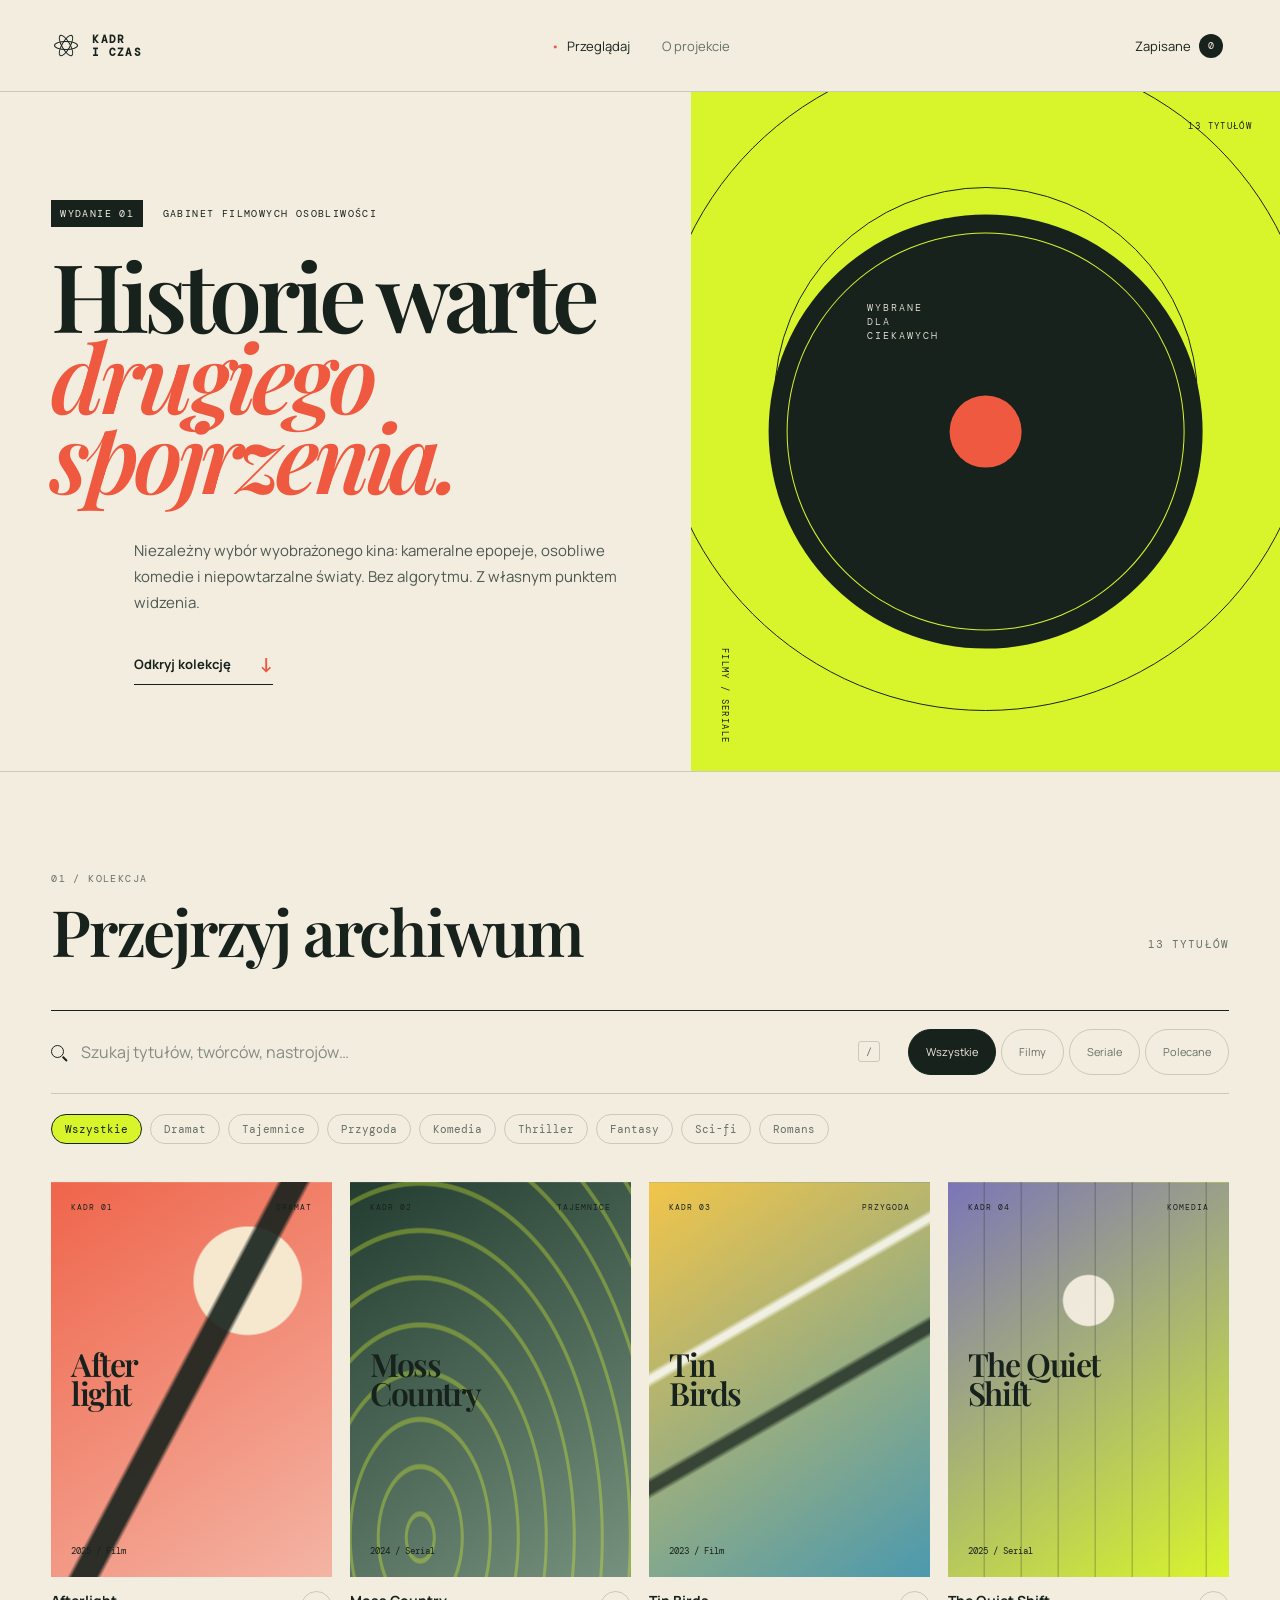
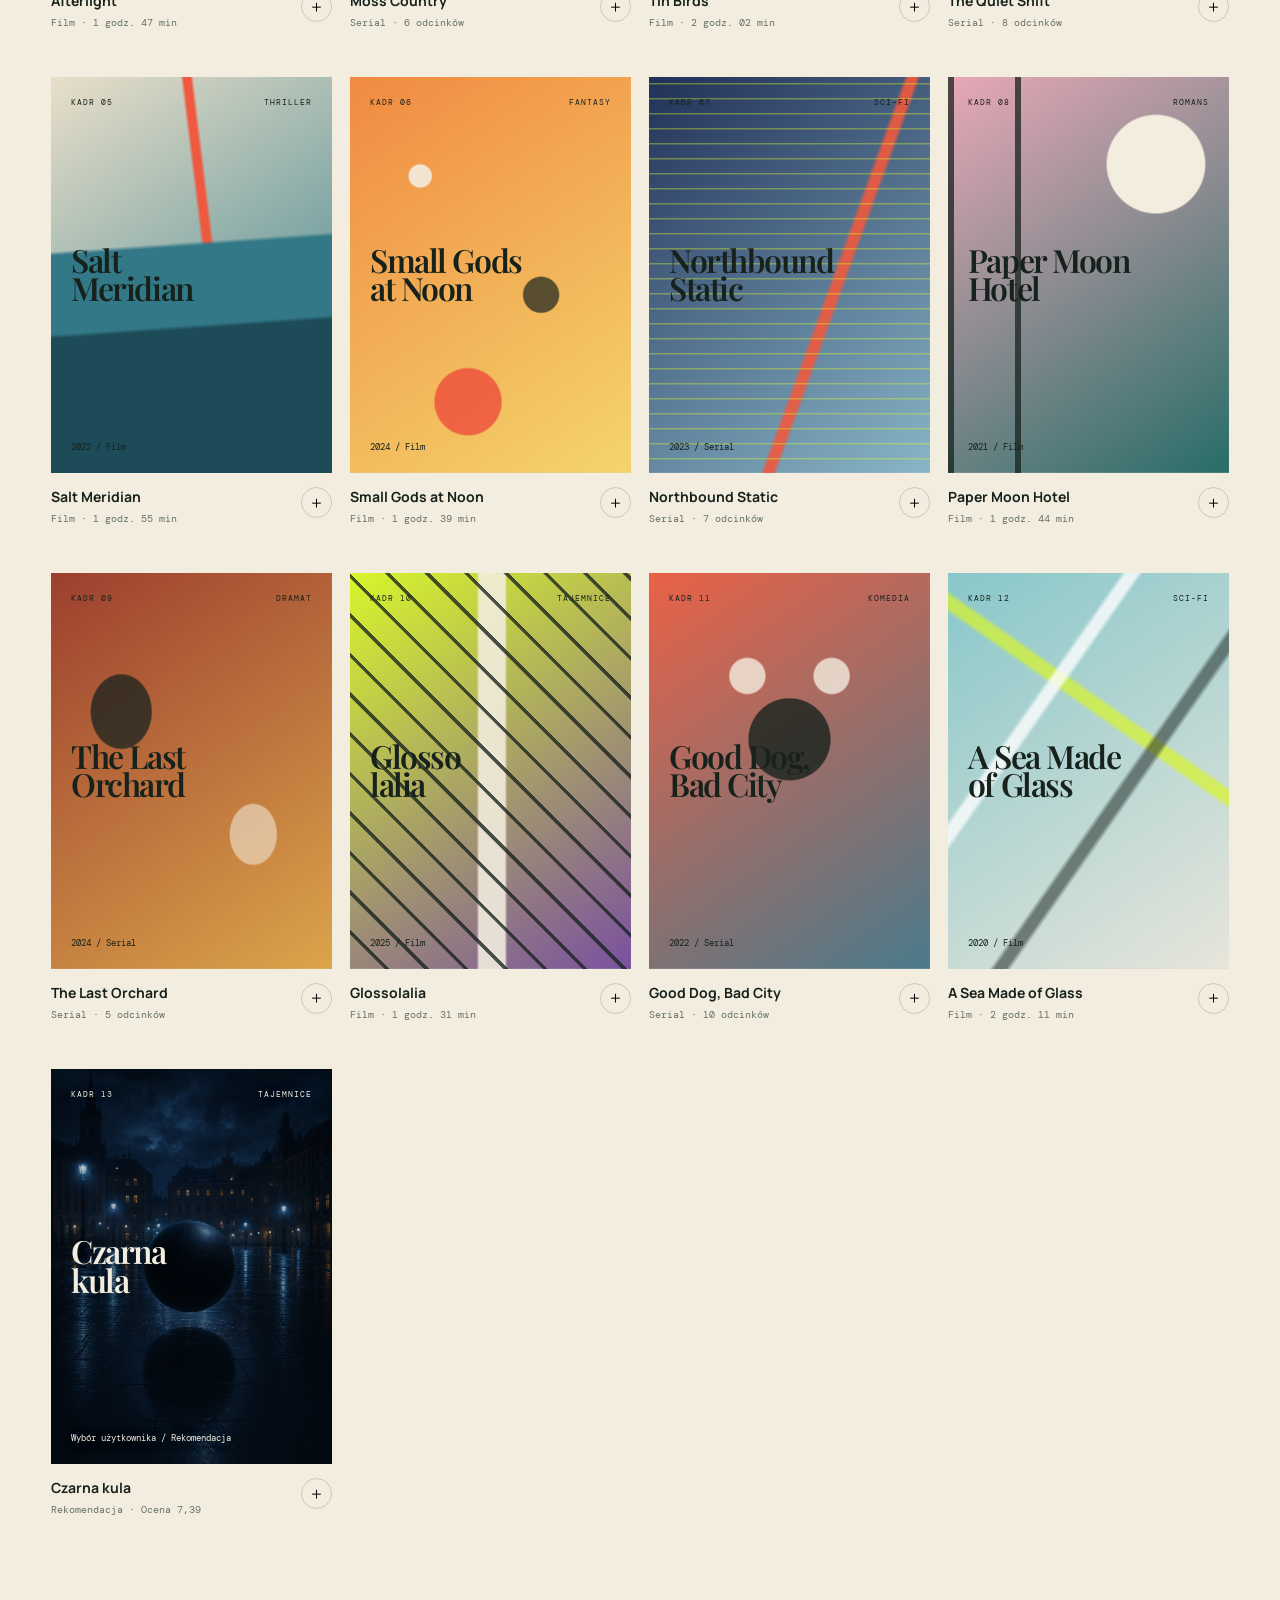
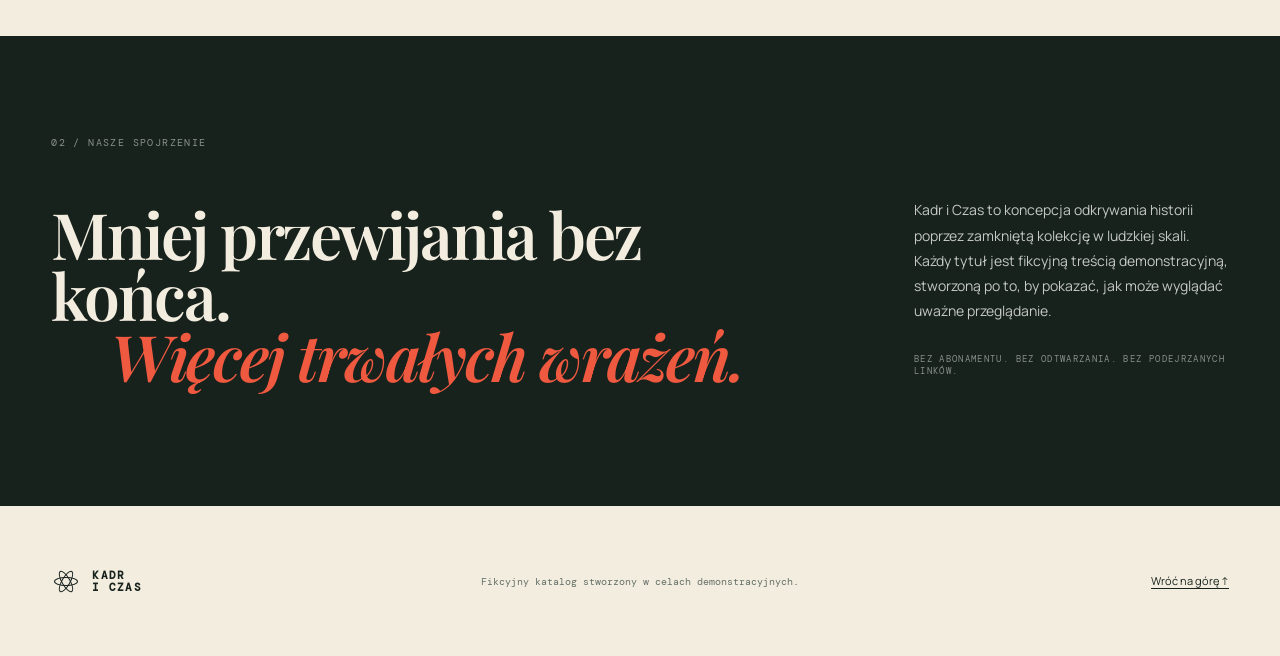
<file: index.html>
<!doctype html>
<html lang="pl">
  <head>
    <meta charset="UTF-8" />
    <meta name="viewport" content="width=device-width, initial-scale=1.0" />
    <meta name="description" content="Kadr i Czas — autorski katalog fikcyjnych filmów i seriali." />
    <meta name="theme-color" content="#f3eddf" />
    <title>Kadr i Czas — Filmy i seriale</title>
    <link rel="preconnect" href="https://fonts.googleapis.com" />
    <link rel="preconnect" href="https://fonts.gstatic.com" crossorigin />
    <link href="https://fonts.googleapis.com/css2?family=DM+Mono:wght@300;400;500&family=Manrope:wght@400;500;600;700&family=Playfair+Display:ital,wght@0,600;1,600&display=swap" rel="stylesheet" />
    <link rel="stylesheet" href="styles.css?v=20260803-3" />
    <script src="app.js?v=20260803-3" defer></script>
  </head>
  <body>
    <header class="site-header">
      <a class="brand" href="#top" aria-label="Kadr i Czas — strona główna">
        <span class="brand-mark" aria-hidden="true"><i></i><i></i><i></i></span>
        <span>KADR<br />I CZAS</span>
      </a>
      <nav aria-label="Główna nawigacja">
        <a class="active" href="#catalog">Przeglądaj</a>
        <a href="#about">O projekcie</a>
      </nav>
      <button class="saved-link" id="savedFilter" type="button" aria-pressed="false">
        <span>Zapisane</span><b id="savedCount">0</b>
      </button>
    </header>

    <main id="top">
      <section class="hero" aria-labelledby="hero-title">
        <div class="hero-copy">
          <p class="eyebrow"><span>Wydanie 01</span> Gabinet filmowych osobliwości</p>
          <h1 id="hero-title">Historie warte<br /><em>drugiego spojrzenia.</em></h1>
          <p class="hero-intro">Niezależny wybór wyobrażonego kina: kameralne epopeje, osobliwe komedie i niepowtarzalne światy. Bez algorytmu. Z własnym punktem widzenia.</p>
          <a class="hero-cta" href="#catalog">Odkryj kolekcję <span aria-hidden="true">↓</span></a>
        </div>
        <div class="hero-art" aria-hidden="true">
          <div class="orbit orbit-one"></div>
          <div class="orbit orbit-two"></div>
          <div class="hero-disc"><span>WYBRANE<br />DLA<br />CIEKAWYCH</span></div>
          <span class="art-note note-one">13 tytułów</span>
          <span class="art-note note-two">Filmy / Seriale</span>
        </div>
      </section>

      <section class="catalog" id="catalog" aria-labelledby="catalog-title">
        <div class="catalog-heading">
          <div>
            <p class="section-number">01 / Kolekcja</p>
            <h2 id="catalog-title">Przejrzyj archiwum</h2>
          </div>
          <p id="resultCount" class="result-count" aria-live="polite"></p>
        </div>

        <div class="toolbar">
          <label class="search-wrap" for="searchInput">
            <span class="sr-only">Przeszukaj katalog</span>
            <span class="search-icon" aria-hidden="true"></span>
            <input id="searchInput" type="search" placeholder="Szukaj tytułów, twórców, nastrojów…" autocomplete="off" />
            <kbd>/</kbd>
          </label>
          <div class="type-filter" role="group" aria-label="Filtruj według formatu">
            <button class="filter-pill active" type="button" data-type="all" aria-pressed="true">Wszystkie</button>
            <button class="filter-pill" type="button" data-type="Film" aria-pressed="false">Filmy</button>
            <button class="filter-pill" type="button" data-type="Serial" aria-pressed="false">Seriale</button>
            <button class="filter-pill" type="button" data-type="Rekomendacja" aria-pressed="false">Polecane</button>
          </div>
        </div>

        <div class="genre-row" id="genreFilters" aria-label="Filtruj według gatunku"></div>
        <div class="catalog-grid" id="catalogGrid"></div>
        <div class="empty-state" id="emptyState" hidden>
          <span aria-hidden="true">○</span>
          <h3>W tej części archiwum niczego nie znaleziono.</h3>
          <p>Spróbuj szerszego wyszukiwania lub wyczyść filtry.</p>
          <button type="button" id="clearFilters">Wyczyść filtry</button>
        </div>
      </section>

      <section class="manifesto" id="about" aria-labelledby="about-title">
        <p class="section-number">02 / Nasze spojrzenie</p>
        <div class="manifesto-grid">
          <h2 id="about-title">Mniej przewijania bez końca.<br /><em>Więcej trwałych wrażeń.</em></h2>
          <div>
            <p>Kadr i Czas to koncepcja odkrywania historii poprzez zamkniętą kolekcję w ludzkiej skali. Każdy tytuł jest fikcyjną treścią demonstracyjną, stworzoną po to, by pokazać, jak może wyglądać uważne przeglądanie.</p>
            <p class="fine-print">Bez abonamentu. Bez odtwarzania. Bez podejrzanych linków.</p>
          </div>
        </div>
      </section>
    </main>

    <footer>
      <a class="brand footer-brand" href="#top"><span class="brand-mark" aria-hidden="true"><i></i><i></i><i></i></span><span>KADR<br />I CZAS</span></a>
      <p>Fikcyjny katalog stworzony w celach demonstracyjnych.</p>
      <a href="#top">Wróć na górę ↑</a>
    </footer>

    <dialog id="detailsDialog" aria-labelledby="detailTitle">
      <div class="dialog-shell">
        <button class="dialog-close" id="dialogClose" type="button" aria-label="Zamknij szczegóły">×</button>
        <div class="detail-poster" id="detailPoster" aria-hidden="true"></div>
        <div class="detail-content">
          <p class="detail-kicker" id="detailKicker"></p>
          <h2 id="detailTitle"></h2>
          <p class="detail-tagline" id="detailTagline"></p>
          <div class="detail-facts" id="detailFacts"></div>
          <p class="detail-synopsis" id="detailSynopsis"></p>
          <div class="detail-credits" id="detailCredits"></div>
          <button class="save-button" id="detailSave" type="button"></button>
        </div>
      </div>
    </dialog>
  </body>
</html>
</file>
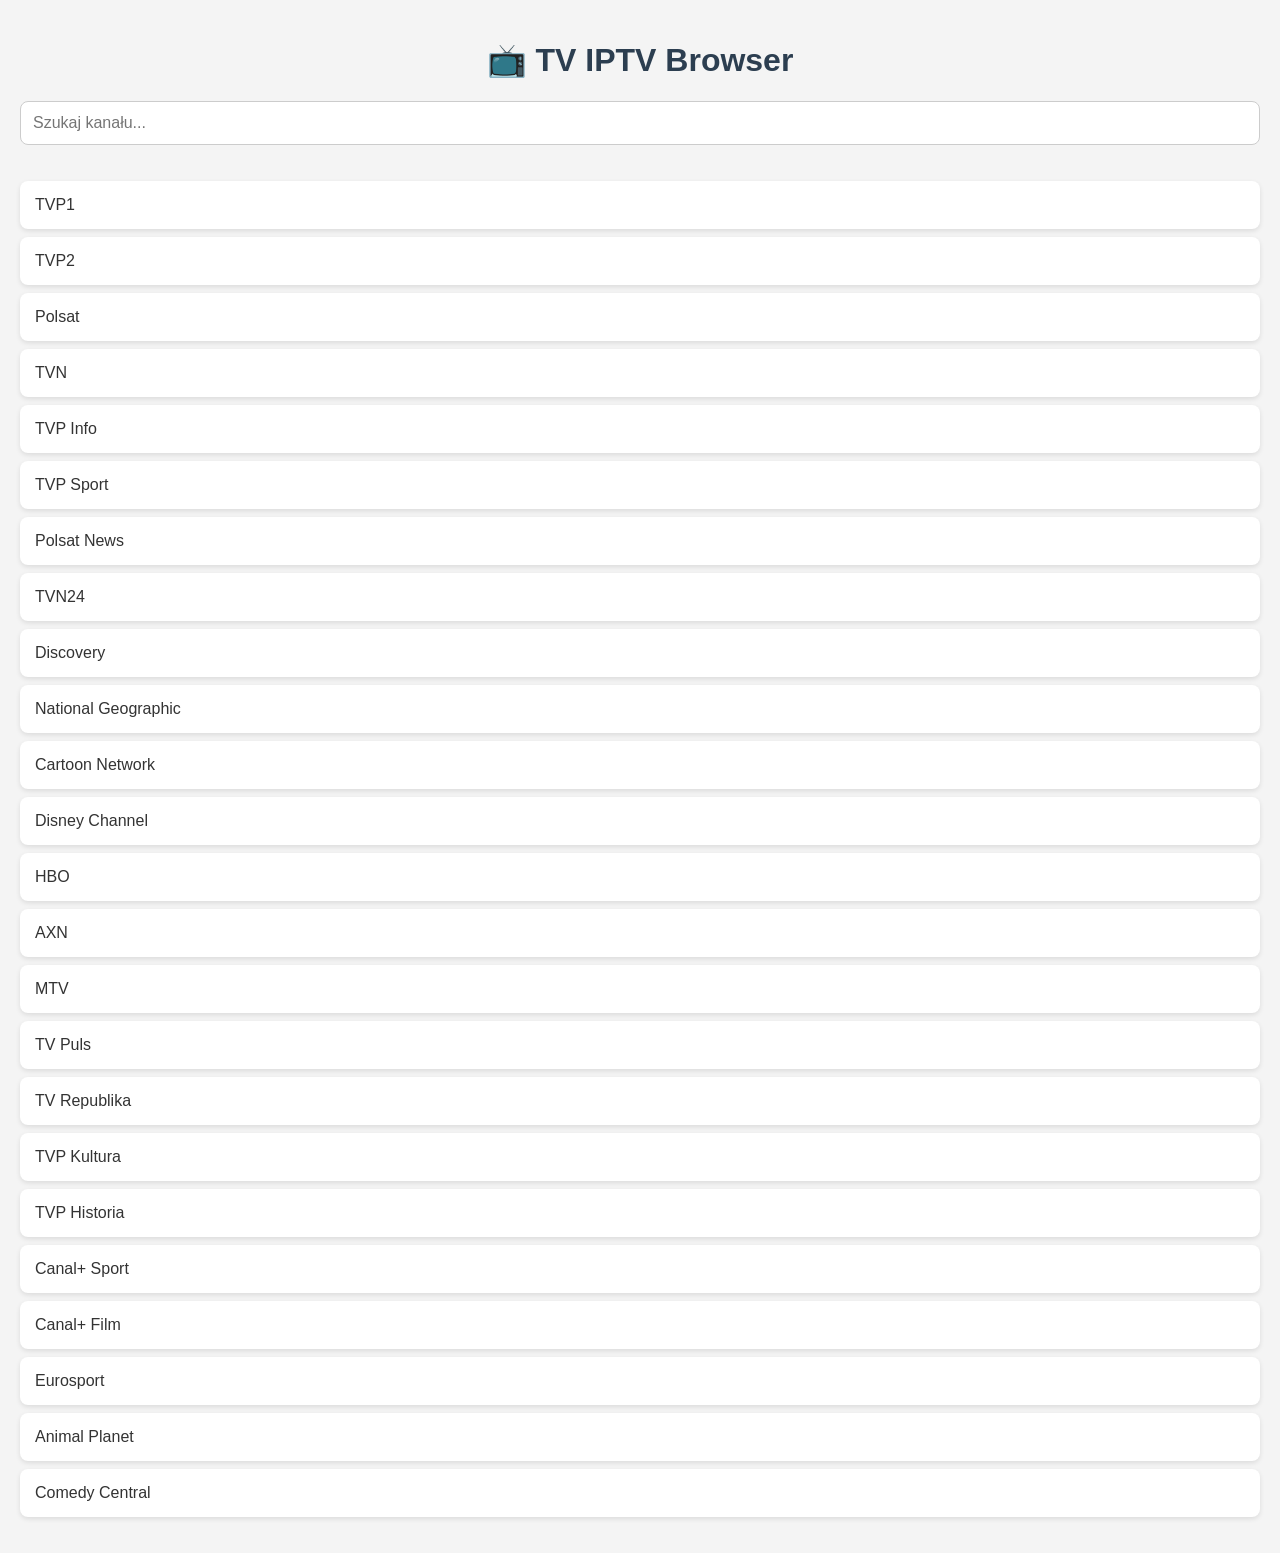
<file: Qwen_html_20250806_ahkyq430o.html>
<!DOCTYPE html>
<html lang="pl">
<head>
  <meta charset="UTF-8" />
  <meta name="viewport" content="width=device-width, initial-scale=1.0" />
  <title>TV IPTV Browser</title>
  <style>
    body {
      font-family: 'Segoe UI', Tahoma, Geneva, Verdana, sans-serif;
      background-color: #f4f4f4;
      margin: 0;
      padding: 20px;
      color: #333;
    }
    h1 {
      text-align: center;
      color: #2c3e50;
    }
    #search {
      width: 100%;
      padding: 12px;
      margin-bottom: 20px;
      border: 1px solid #ccc;
      border-radius: 8px;
      font-size: 16px;
      box-sizing: border-box;
    }
    ul {
      list-style: none;
      padding: 0;
    }
    li {
      background: white;
      margin: 8px 0;
      padding: 15px;
      border-radius: 8px;
      box-shadow: 0 2px 5px rgba(0,0,0,0.1);
    }
    .no-results {
      text-align: center;
      color: #777;
      font-style: italic;
    }
  </style>
</head>
<body>
  <h1>📺 TV IPTV Browser</h1>
  <input type="text" id="search" placeholder="Szukaj kanału..." />

  <ul id="channels"></ul>

  <script>
    // Lista przykładowych kanałów TV
    const channels = [
      "TVP1",
      "TVP2",
      "Polsat",
      "TVN",
      "TVP Info",
      "TVP Sport",
      "Polsat News",
      "TVN24",
      "Discovery",
      "National Geographic",
      "Cartoon Network",
      "Disney Channel",
      "HBO",
      "AXN",
      "MTV",
      "TV Puls",
      "TV Republika",
      "TVP Kultura",
      "TVP Historia",
      "Canal+ Sport",
      "Canal+ Film",
      "Eurosport",
      "Animal Planet",
      "Comedy Central"
    ];

    const channelList = document.getElementById("channels");
    const searchInput = document.getElementById("search");

    // Funkcja wyświetlająca kanały
    function renderChannels(list) {
      channelList.innerHTML = "";
      if (list.length === 0) {
        channelList.innerHTML = "<li class='no-results'>Brak wyników</li>";
        return;
      }
      list.forEach(channel => {
        const li = document.createElement("li");
        li.textContent = channel;
        channelList.appendChild(li);
      });
    }

    // Filtruj przy wpisywaniu
    searchInput.addEventListener("input", () => {
      const query = searchInput.value.toLowerCase();
      const filtered = channels.filter(channel => 
        channel.toLowerCase().includes(query)
      );
      renderChannels(filtered);
    });

    // Wyświetl wszystkie na starcie
    renderChannels(channels);
  </script>
</body>
</html>
</file>
<file: styles.css>
:root {
  --paper: #f3eddf;
  --ink: #17221d;
  --muted: #657068;
  --line: rgba(23, 34, 29, 0.18);
  --acid: #d8f52b;
  --red: #ee593f;
  --display: "Playfair Display", Georgia, serif;
  --sans: "Manrope", sans-serif;
  --mono: "DM Mono", monospace;
}

* { box-sizing: border-box; }
html { scroll-behavior: smooth; }
body { margin: 0; background: var(--paper); color: var(--ink); font-family: var(--sans); }
button, input { font: inherit; }
button, a { -webkit-tap-highlight-color: transparent; }
a { color: inherit; }
.sr-only { position: absolute; width: 1px; height: 1px; overflow: hidden; clip: rect(0, 0, 0, 0); }

.site-header {
  height: 92px; display: grid; grid-template-columns: 1fr auto 1fr; align-items: center;
  padding: 0 4vw; border-bottom: 1px solid var(--line); position: relative; z-index: 10;
}
.brand { display: inline-flex; align-items: center; gap: 11px; width: fit-content; font: 600 11px/1.1 var(--mono); letter-spacing: .12em; text-decoration: none; }
.brand-mark { width: 30px; height: 30px; display: flex; align-items: center; justify-content: center; position: relative; }
.brand-mark i { position: absolute; width: 24px; height: 9px; border: 1.5px solid var(--ink); border-radius: 50%; transform: rotate(0deg); }
.brand-mark i:nth-child(2) { transform: rotate(60deg); }
.brand-mark i:nth-child(3) { transform: rotate(-60deg); }
nav { display: flex; gap: 32px; align-items: center; }
nav a { text-decoration: none; font-size: 13px; color: var(--muted); }
nav a:hover, nav a.active { color: var(--ink); }
nav a.active::before { content: "•"; color: var(--red); margin-right: 7px; }
.saved-link { justify-self: end; border: 0; background: none; display: flex; align-items: center; gap: 8px; cursor: pointer; color: var(--ink); font-size: 13px; }
.saved-link b { min-width: 24px; height: 24px; display: grid; place-items: center; border-radius: 50%; background: var(--ink); color: var(--paper); font: 400 10px var(--mono); }
.saved-link[aria-pressed="true"] b { background: var(--red); }

.hero { min-height: 680px; display: grid; grid-template-columns: 54% 46%; border-bottom: 1px solid var(--line); overflow: hidden; }
.hero-copy { padding: clamp(72px, 9vw, 130px) 4vw 76px; position: relative; z-index: 2; }
.eyebrow, .section-number { margin: 0 0 34px; text-transform: uppercase; font: 400 10px var(--mono); letter-spacing: .14em; }
.eyebrow span { padding: 7px 9px; margin-right: 12px; background: var(--ink); color: var(--paper); }
.hero h1 { font: 600 clamp(58px, 7.4vw, 112px)/.85 var(--display); letter-spacing: -.055em; margin: 0; max-width: 850px; }
.hero h1 em, .manifesto h2 em { font-weight: 600; color: var(--red); }
.hero-intro { max-width: 485px; margin: 42px 0 34px 14%; font-size: 15px; line-height: 1.75; color: #4c5851; }
.hero-cta { margin-left: 14%; text-decoration: none; display: inline-flex; gap: 28px; align-items: center; border-bottom: 1px solid var(--ink); padding-bottom: 7px; font-size: 13px; font-weight: 700; }
.hero-cta span { color: var(--red); font-size: 20px; }
.hero-art { position: relative; background: var(--acid); min-height: 100%; overflow: hidden; }
.hero-art::after { content: ""; position: absolute; inset: 0; background-image: radial-gradient(rgba(23,34,29,.25) .7px, transparent .7px); background-size: 8px 8px; opacity: .26; }
.hero-disc { width: min(31vw, 430px); aspect-ratio: 1; border-radius: 50%; background: var(--ink); color: var(--paper); position: absolute; left: 50%; top: 50%; transform: translate(-50%, -50%); display: grid; place-items: center; z-index: 2; box-shadow: 0 0 0 1px var(--acid), 0 0 0 19px var(--ink); }
.hero-disc::after { content: ""; width: 18%; aspect-ratio: 1; border-radius: 50%; background: var(--red); position: absolute; }
.hero-disc span { position: absolute; top: 17%; left: 20%; font: 300 10px/1.4 var(--mono); letter-spacing: .2em; }
.orbit { position: absolute; border: 1px solid var(--ink); border-radius: 50%; z-index: 1; }
.orbit-one { width: 72%; aspect-ratio: 1; left: 14%; top: 14%; }
.orbit-two { width: 112%; aspect-ratio: 1; left: -6%; top: -6%; }
.art-note { position: absolute; z-index: 3; font: 400 9px var(--mono); text-transform: uppercase; letter-spacing: .15em; }
.note-one { top: 28px; right: 28px; }
.note-two { bottom: 28px; left: 28px; writing-mode: vertical-rl; }

.catalog { padding: 100px 4vw 120px; }
.catalog-heading { display: flex; justify-content: space-between; align-items: end; margin-bottom: 48px; }
.catalog-heading .section-number { margin-bottom: 16px; color: var(--muted); }
.catalog h2, .manifesto h2 { font: 600 clamp(42px, 5vw, 72px)/.95 var(--display); letter-spacing: -.035em; margin: 0; }
.result-count { font: 400 11px var(--mono); color: var(--muted); text-transform: uppercase; letter-spacing: .1em; }
.toolbar { display: grid; grid-template-columns: minmax(320px, 1fr) auto; gap: 20px; padding: 18px 0; border-top: 1px solid var(--ink); border-bottom: 1px solid var(--line); }
.search-wrap { position: relative; display: flex; align-items: center; }
.search-wrap input { width: 100%; border: 0; outline: 0; background: transparent; padding: 12px 46px 12px 30px; color: var(--ink); }
.search-wrap input::placeholder { color: #838b85; }
.search-icon { position: absolute; width: 13px; height: 13px; border: 1.5px solid var(--ink); border-radius: 50%; }
.search-icon::after { content: ""; position: absolute; width: 6px; height: 1.5px; background: var(--ink); right: -5px; bottom: -2px; transform: rotate(45deg); }
kbd { position: absolute; right: 8px; border: 1px solid var(--line); border-radius: 3px; padding: 3px 7px; font: 400 10px var(--mono); color: var(--muted); }
.type-filter { display: flex; gap: 5px; }
.filter-pill, .genre-chip { border: 1px solid var(--line); background: transparent; border-radius: 999px; padding: 10px 17px; font-size: 11px; cursor: pointer; color: var(--muted); transition: .2s ease; }
.filter-pill:hover, .genre-chip:hover { border-color: var(--ink); color: var(--ink); }
.filter-pill.active { color: var(--paper); background: var(--ink); border-color: var(--ink); }
.genre-row { display: flex; gap: 8px; overflow-x: auto; padding: 20px 0 38px; scrollbar-width: none; }
.genre-row::-webkit-scrollbar { display: none; }
.genre-chip { flex: 0 0 auto; padding: 7px 13px; font-family: var(--mono); }
.genre-chip.active { background: var(--acid); border-color: var(--ink); color: var(--ink); }
.catalog-grid { display: grid; grid-template-columns: repeat(4, 1fr); gap: 48px 18px; }
.title-card { min-width: 0; animation: enter .4s both; }
@keyframes enter { from { opacity: 0; transform: translateY(12px); } }
.poster-button { width: 100%; aspect-ratio: .71; padding: 0; border: 0; overflow: hidden; cursor: pointer; position: relative; display: block; color: inherit; text-align: left; background: #ccc; }
.poster { position: absolute; inset: 0; padding: 20px; display: flex; flex-direction: column; justify-content: space-between; isolation: isolate; transition: transform .45s cubic-bezier(.2,.7,.2,1); }
.poster-button:hover .poster, .poster-button:focus-visible .poster { transform: scale(1.025); }
.poster::before, .detail-poster::before { content: ""; position: absolute; inset: 0; background: var(--poster-image, var(--poster)); background-position: center; background-size: cover; z-index: -2; }
.poster::after, .detail-poster::after { content: ""; position: absolute; inset: 0; z-index: -1; background: var(--pattern); }
.poster-top { display: flex; justify-content: space-between; font: 400 8px var(--mono); letter-spacing: .12em; text-transform: uppercase; }
.poster-title { font: 600 clamp(23px, 2.5vw, 42px)/.88 var(--display); letter-spacing: -.045em; white-space: pre-line; }
.poster-year { font: 400 9px var(--mono); }
.poster.photo-poster { color: var(--paper); text-shadow: 0 1px 12px rgba(0,0,0,.55); }
.card-meta { display: grid; grid-template-columns: 1fr auto; align-items: start; gap: 8px; margin-top: 14px; }
.card-meta h3 { margin: 0 0 6px; font: 700 14px var(--sans); }
.card-meta p { margin: 0; color: var(--muted); font: 400 10px var(--mono); }
.card-save { width: 31px; height: 31px; border: 1px solid var(--line); background: transparent; border-radius: 50%; cursor: pointer; display: grid; place-items: center; }
.card-save::before { content: "+"; font: 300 19px var(--sans); }
.card-save.saved { background: var(--ink); color: var(--paper); border-color: var(--ink); }
.card-save.saved::before { content: "✓"; font-size: 12px; }
.empty-state { padding: 90px 20px; text-align: center; border-bottom: 1px solid var(--line); }
.empty-state span { font-size: 50px; color: var(--red); }
.empty-state h3 { font: 600 26px var(--display); margin: 15px 0 8px; }
.empty-state p { color: var(--muted); font-size: 13px; }
.empty-state button { margin-top: 15px; border: 0; border-bottom: 1px solid; background: none; padding: 6px 0; cursor: pointer; }

.manifesto { background: var(--ink); color: var(--paper); padding: 100px 4vw 120px; }
.manifesto .section-number { color: #89918d; }
.manifesto-grid { display: grid; grid-template-columns: 1.4fr .6fr; gap: 10vw; align-items: end; }
.manifesto h2 em { display: inline-block; margin-left: 8%; }
.manifesto-grid > div { max-width: 420px; font-size: 14px; line-height: 1.8; color: #c6c9c6; }
.fine-print { margin-top: 30px; font: 400 9px var(--mono); color: #888f8b; text-transform: uppercase; letter-spacing: .15em; }
footer { min-height: 150px; display: grid; grid-template-columns: 1fr auto 1fr; align-items: center; padding: 30px 4vw; }
footer p { font: 400 10px var(--mono); color: var(--muted); }
footer > a:last-child { justify-self: end; font-size: 11px; text-decoration: none; border-bottom: 1px solid; }

dialog { width: min(1000px, calc(100% - 36px)); max-height: calc(100vh - 36px); padding: 0; border: 0; background: var(--paper); color: var(--ink); box-shadow: 0 30px 100px rgba(0,0,0,.35); }
dialog::backdrop { background: rgba(11,17,14,.76); backdrop-filter: blur(7px); }
.dialog-shell { display: grid; grid-template-columns: minmax(300px, .85fr) 1.15fr; min-height: 620px; position: relative; }
.dialog-close { position: absolute; z-index: 4; right: 18px; top: 18px; width: 39px; height: 39px; border: 1px solid var(--line); background: var(--paper); border-radius: 50%; cursor: pointer; font-size: 23px; line-height: 1; }
.detail-poster { min-height: 480px; position: relative; isolation: isolate; }
.detail-content { padding: 76px clamp(34px, 6vw, 76px) 54px; overflow-y: auto; }
.detail-kicker { font: 400 9px var(--mono); letter-spacing: .18em; text-transform: uppercase; color: var(--red); }
.detail-content h2 { font: 600 clamp(46px, 6vw, 74px)/.9 var(--display); letter-spacing: -.045em; margin: 24px 0 18px; }
.detail-tagline { font: italic 600 18px/1.45 var(--display); color: var(--muted); }
.detail-facts { display: flex; flex-wrap: wrap; gap: 8px; margin: 27px 0; }
.detail-facts span { border: 1px solid var(--line); padding: 7px 10px; border-radius: 999px; font: 400 9px var(--mono); }
.detail-synopsis { font-size: 14px; line-height: 1.75; }
.detail-credits { display: grid; grid-template-columns: 1fr 1fr; gap: 22px; margin: 30px 0; padding-top: 24px; border-top: 1px solid var(--line); }
.detail-credits small { display: block; color: var(--muted); font: 400 8px var(--mono); text-transform: uppercase; letter-spacing: .14em; margin-bottom: 6px; }
.detail-credits strong { font-size: 12px; }
.save-button { border: 0; background: var(--ink); color: var(--paper); padding: 14px 20px; cursor: pointer; font-size: 11px; font-weight: 700; }
.save-button.saved { background: var(--red); }

@media (max-width: 900px) {
  .hero { grid-template-columns: 1fr; }
  .hero-copy { min-height: 610px; }
  .hero-art { min-height: 500px; }
  .hero-disc { width: min(55vw, 390px); }
  .catalog-grid { grid-template-columns: repeat(3, 1fr); }
  .manifesto-grid { grid-template-columns: 1fr; gap: 48px; }
}
@media (max-width: 650px) {
  .site-header { height: 74px; grid-template-columns: 1fr auto; padding: 0 20px; }
  .site-header nav { display: none; }
  .hero-copy { min-height: 570px; padding: 75px 20px 55px; }
  .hero h1 { font-size: clamp(54px, 17vw, 82px); }
  .hero-intro, .hero-cta { margin-left: 0; }
  .hero-intro { margin-top: 36px; }
  .hero-art { min-height: 410px; }
  .hero-disc { width: min(66vw, 300px); }
  .catalog { padding: 76px 20px 90px; }
  .catalog-heading { align-items: start; }
  .result-count { margin-top: 8px; }
  .toolbar { grid-template-columns: 1fr; }
  .type-filter { display: grid; grid-template-columns: repeat(4,1fr); }
  .filter-pill { padding-inline: 10px; }
  .catalog-grid { grid-template-columns: repeat(2, 1fr); gap: 38px 12px; }
  .poster { padding: 13px; }
  .poster-title { font-size: clamp(22px, 8vw, 35px); }
  .manifesto { padding: 76px 20px 90px; }
  footer { grid-template-columns: 1fr auto; padding: 35px 20px; }
  footer p { display: none; }
  .dialog-shell { grid-template-columns: 1fr; }
  .detail-poster { min-height: 260px; }
  .detail-content { padding: 42px 27px; }
  .dialog-close { background: var(--paper); }
}
@media (max-width: 400px) {
  .catalog-grid { grid-template-columns: 1fr; }
  .poster-button { aspect-ratio: .82; }
}
@media (prefers-reduced-motion: reduce) {
  html { scroll-behavior: auto; }
  *, *::before, *::after { animation-duration: .01ms !important; transition-duration: .01ms !important; }
}
</file>
